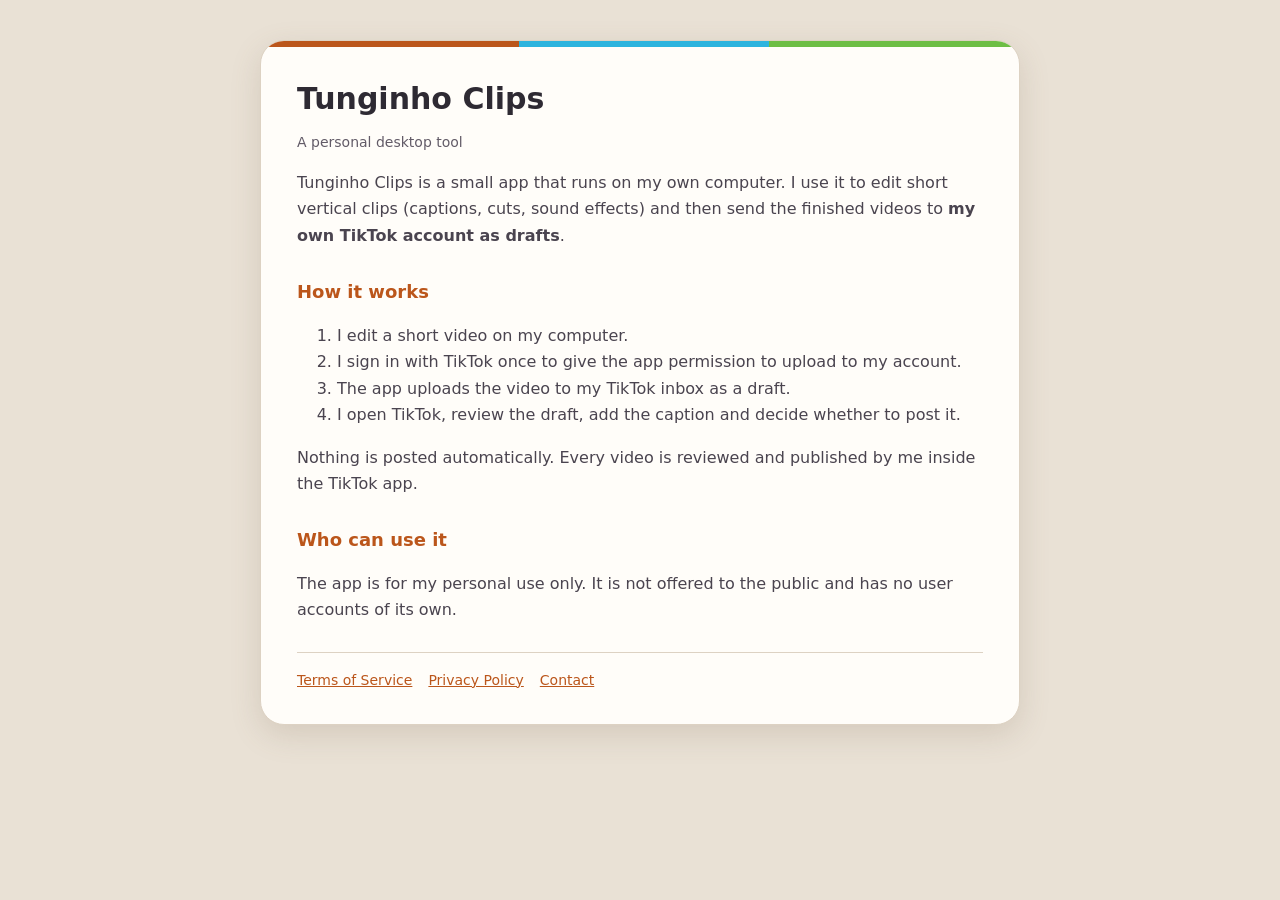
<file: index.html>
<!doctype html>
<html lang="en">
<head>
<meta charset="utf-8">
<meta name="viewport" content="width=device-width, initial-scale=1">
<title>Tunginho Clips</title>
<meta name="description" content="A personal desktop tool that sends short clips I edit to my own TikTok inbox as drafts.">
<link rel="stylesheet" href="style.css">
</head>
<body>
<main>
  <h1>Tunginho Clips</h1>
  <p class="muted">A personal desktop tool</p>
  <p>Tunginho Clips is a small app that runs on my own computer. I use it to edit short vertical clips (captions, cuts, sound effects)
     and then send the finished videos to <strong>my own TikTok account as drafts</strong>.</p>
  <h2>How it works</h2>
  <ol>
    <li>I edit a short video on my computer.</li>
    <li>I sign in with TikTok once to give the app permission to upload to my account.</li>
    <li>The app uploads the video to my TikTok inbox as a draft.</li>
    <li>I open TikTok, review the draft, add the caption and decide whether to post it.</li>
  </ol>
  <p>Nothing is posted automatically. Every video is reviewed and published by me inside the TikTok app.</p>
  <h2>Who can use it</h2>
  <p>The app is for my personal use only. It is not offered to the public and has no user accounts of its own.</p>
  <nav><a href="terms.html">Terms of Service</a><a href="privacy.html">Privacy Policy</a>
    <a href="https://github.com/GavaMotion/tunginho-clips/issues">Contact</a></nav>
</main>
</body>
</html>
</file>
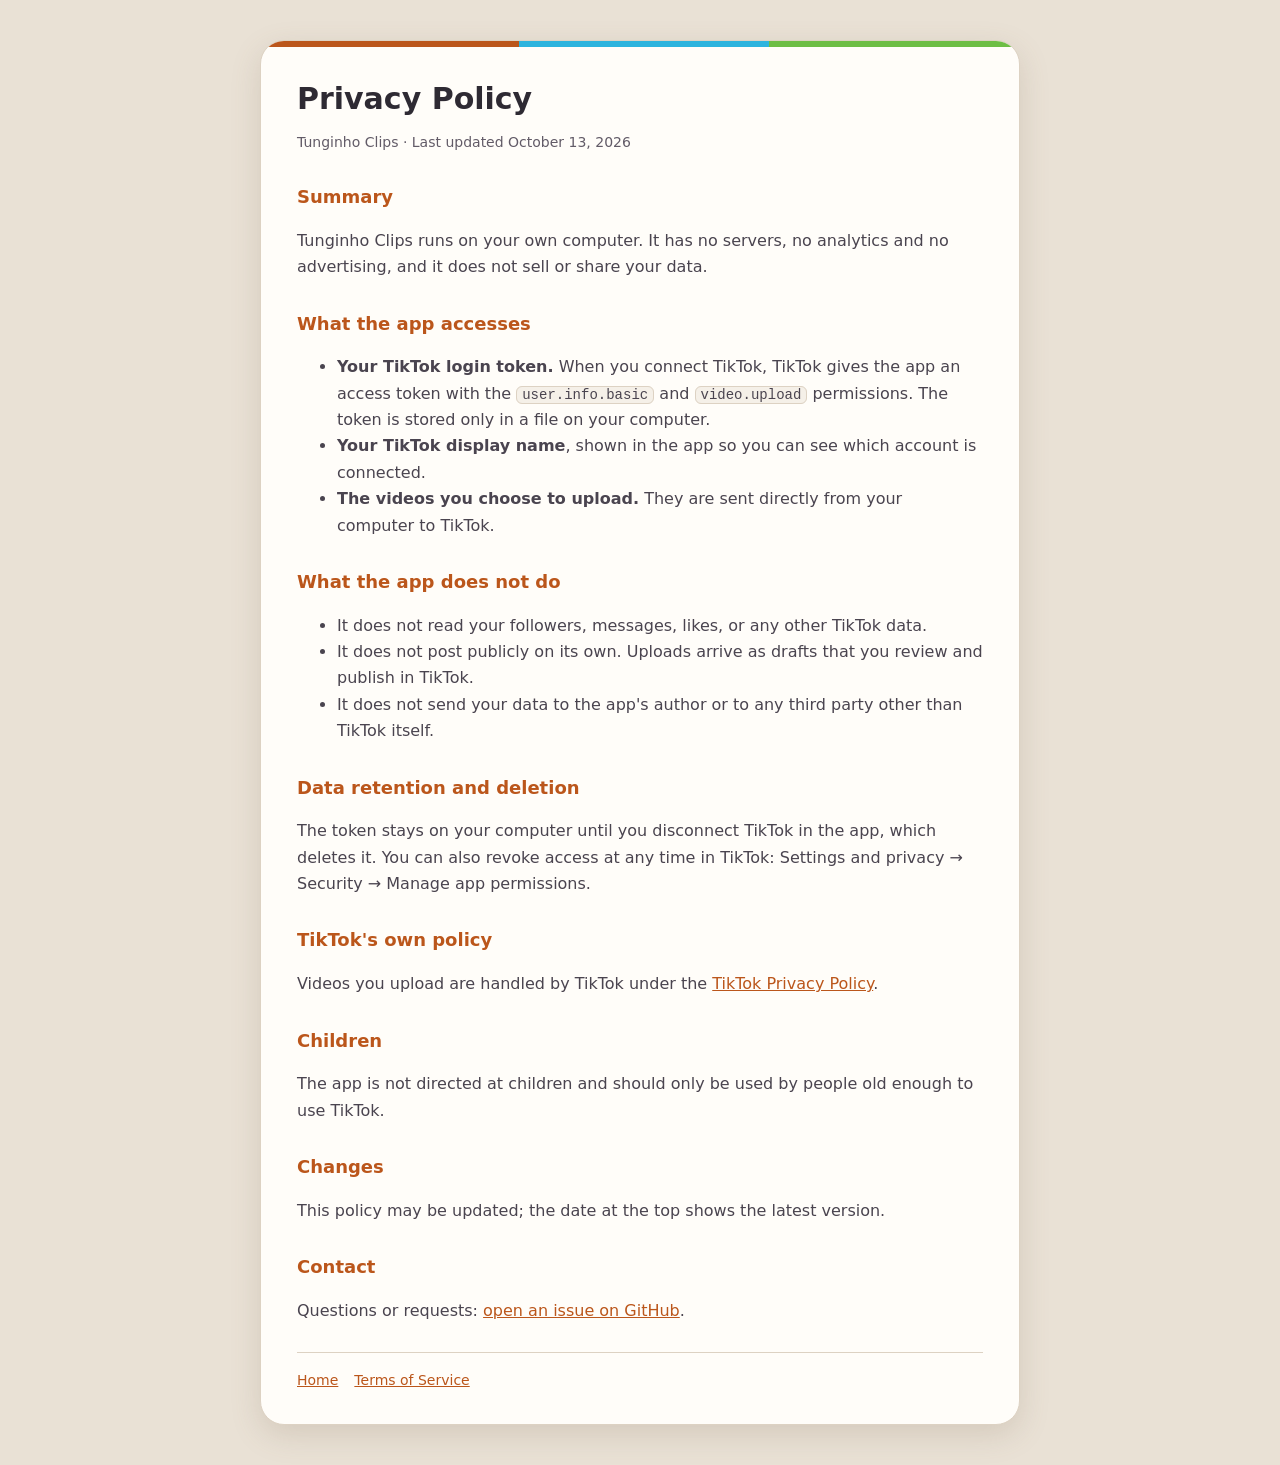
<file: privacy.html>
<!doctype html>
<html lang="en">
<head>
<meta charset="utf-8">
<meta name="viewport" content="width=device-width, initial-scale=1">
<title>Privacy Policy · Tunginho Clips</title>
<link rel="stylesheet" href="style.css">
</head>
<body>
<main>
  <h1>Privacy Policy</h1>
  <p class="muted">Tunginho Clips · Last updated October 13, 2026</p>

  <h2>Summary</h2>
  <p>Tunginho Clips runs on your own computer. It has no servers, no analytics and no advertising, and it does not sell or share your data.</p>

  <h2>What the app accesses</h2>
  <ul>
    <li><strong>Your TikTok login token.</strong> When you connect TikTok, TikTok gives the app an access token with the
        <code>user.info.basic</code> and <code>video.upload</code> permissions. The token is stored only in a file on your computer.</li>
    <li><strong>Your TikTok display name</strong>, shown in the app so you can see which account is connected.</li>
    <li><strong>The videos you choose to upload.</strong> They are sent directly from your computer to TikTok.</li>
  </ul>

  <h2>What the app does not do</h2>
  <ul>
    <li>It does not read your followers, messages, likes, or any other TikTok data.</li>
    <li>It does not post publicly on its own. Uploads arrive as drafts that you review and publish in TikTok.</li>
    <li>It does not send your data to the app's author or to any third party other than TikTok itself.</li>
  </ul>

  <h2>Data retention and deletion</h2>
  <p>The token stays on your computer until you disconnect TikTok in the app, which deletes it. You can also revoke access at any time in
     TikTok: Settings and privacy → Security → Manage app permissions.</p>

  <h2>TikTok's own policy</h2>
  <p>Videos you upload are handled by TikTok under the <a href="https://www.tiktok.com/legal/page/us/privacy-policy/en">TikTok Privacy Policy</a>.</p>

  <h2>Children</h2>
  <p>The app is not directed at children and should only be used by people old enough to use TikTok.</p>

  <h2>Changes</h2>
  <p>This policy may be updated; the date at the top shows the latest version.</p>

  <h2>Contact</h2>
  <p>Questions or requests: <a href="https://github.com/GavaMotion/tunginho-clips/issues">open an issue on GitHub</a>.</p>

  <nav><a href="index.html">Home</a><a href="terms.html">Terms of Service</a></nav>
</main>
</body>
</html>
</file>
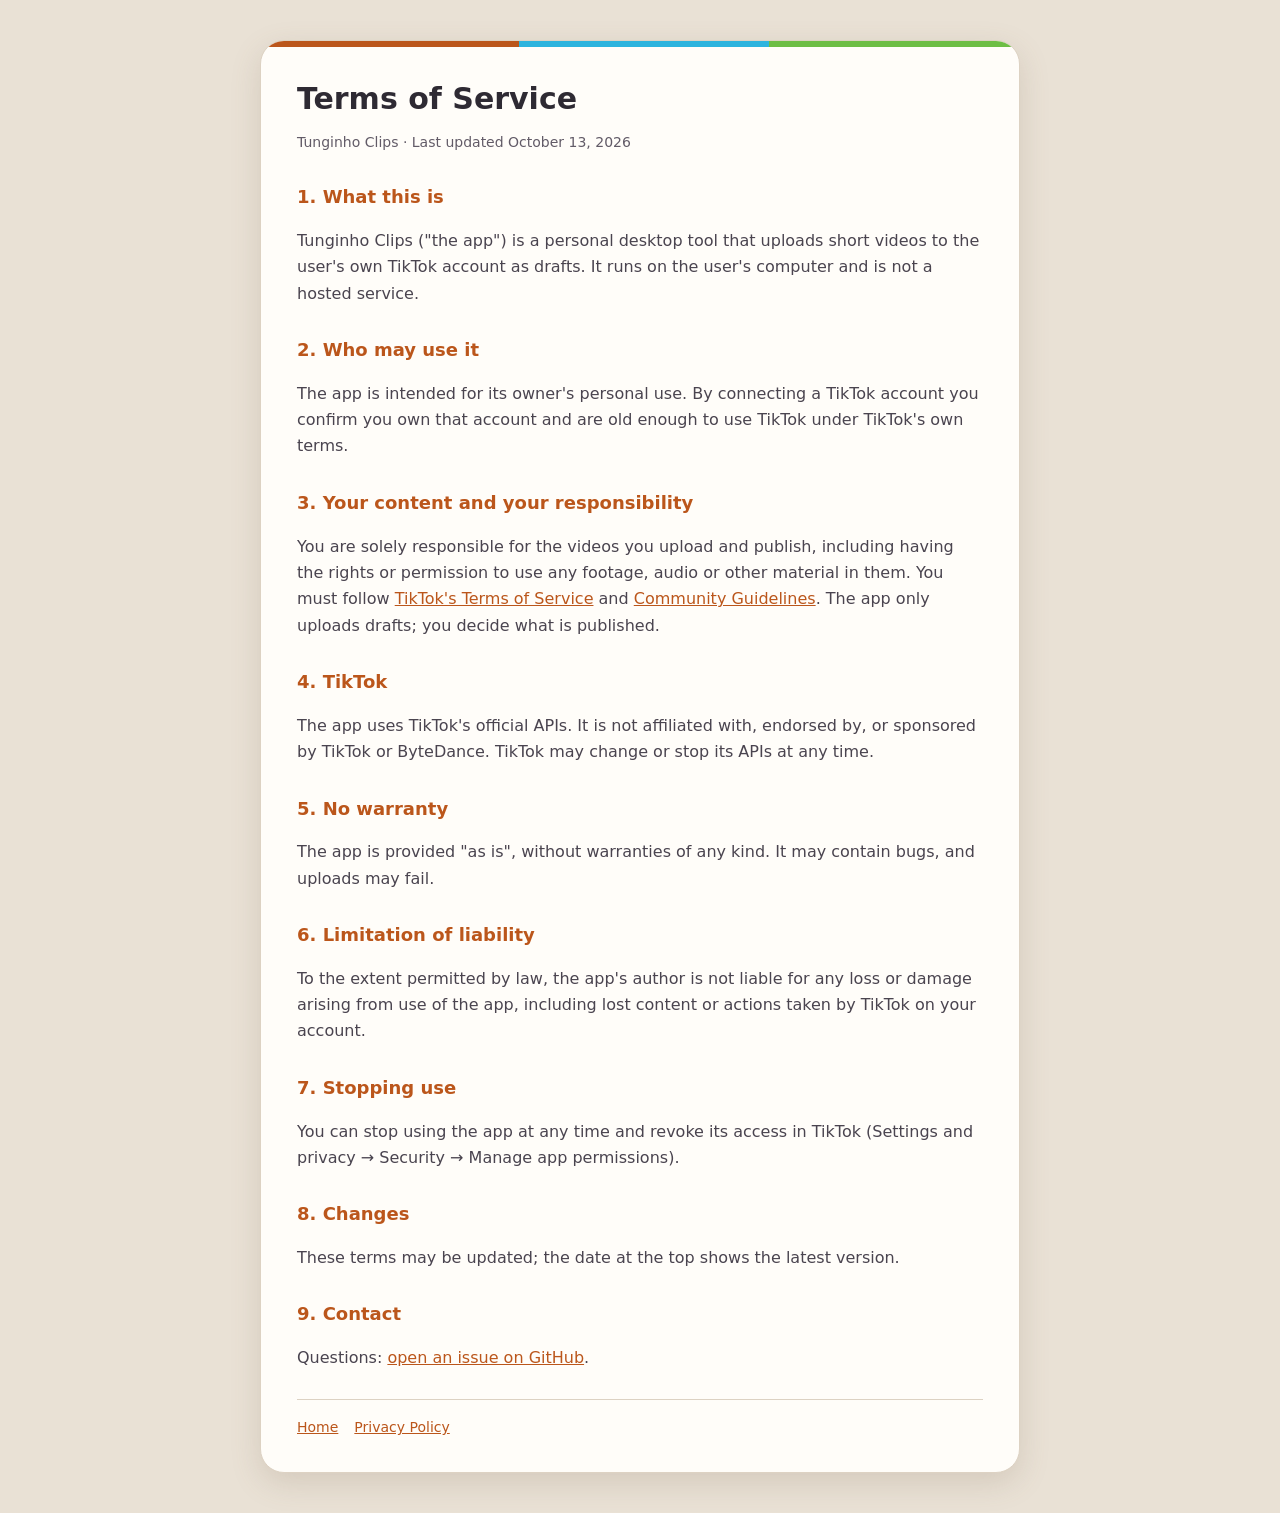
<file: terms.html>
<!doctype html>
<html lang="en">
<head>
<meta charset="utf-8">
<meta name="viewport" content="width=device-width, initial-scale=1">
<title>Terms of Service · Tunginho Clips</title>
<link rel="stylesheet" href="style.css">
</head>
<body>
<main>
  <h1>Terms of Service</h1>
  <p class="muted">Tunginho Clips · Last updated October 13, 2026</p>

  <h2>1. What this is</h2>
  <p>Tunginho Clips ("the app") is a personal desktop tool that uploads short videos to the user's own TikTok account as drafts.
     It runs on the user's computer and is not a hosted service.</p>

  <h2>2. Who may use it</h2>
  <p>The app is intended for its owner's personal use. By connecting a TikTok account you confirm you own that account
     and are old enough to use TikTok under TikTok's own terms.</p>

  <h2>3. Your content and your responsibility</h2>
  <p>You are solely responsible for the videos you upload and publish, including having the rights or permission to use any footage,
     audio or other material in them. You must follow
     <a href="https://www.tiktok.com/legal/page/us/terms-of-service/en">TikTok's Terms of Service</a> and
     <a href="https://www.tiktok.com/community-guidelines">Community Guidelines</a>.
     The app only uploads drafts; you decide what is published.</p>

  <h2>4. TikTok</h2>
  <p>The app uses TikTok's official APIs. It is not affiliated with, endorsed by, or sponsored by TikTok or ByteDance.
     TikTok may change or stop its APIs at any time.</p>

  <h2>5. No warranty</h2>
  <p>The app is provided "as is", without warranties of any kind. It may contain bugs, and uploads may fail.</p>

  <h2>6. Limitation of liability</h2>
  <p>To the extent permitted by law, the app's author is not liable for any loss or damage arising from use of the app,
     including lost content or actions taken by TikTok on your account.</p>

  <h2>7. Stopping use</h2>
  <p>You can stop using the app at any time and revoke its access in TikTok
     (Settings and privacy → Security → Manage app permissions).</p>

  <h2>8. Changes</h2>
  <p>These terms may be updated; the date at the top shows the latest version.</p>

  <h2>9. Contact</h2>
  <p>Questions: <a href="https://github.com/GavaMotion/tunginho-clips/issues">open an issue on GitHub</a>.</p>

  <nav><a href="index.html">Home</a><a href="privacy.html">Privacy Policy</a></nav>
</main>
</body>
</html>
</file>
<file: style.css>
:root { --bg:#e9e1d5; --card:#fffdf9; --line:#ddd2c3; --text:#2e2a33; --text-1:#4a444f; --lead:#bb561b; --cyan:#2db4de; --leaf:#6dbe45; }
* { box-sizing:border-box; }
body { margin:0; background:var(--bg); color:var(--text); font:16px/1.65 system-ui,'Segoe UI',Inter,sans-serif; }
main { max-width:760px; margin:40px auto; padding:32px 36px; background:var(--card); border:1px solid var(--line); border-radius:24px;
  box-shadow:0 10px 30px rgb(120 100 79 / .18); position:relative; overflow:hidden; }
main::before { content:''; position:absolute; left:0; right:0; top:0; height:6px;
  background:linear-gradient(90deg,var(--lead) 0 34%,var(--cyan) 34% 67%,var(--leaf) 67%); }
h1 { font-size:30px; line-height:1.2; margin:8px 0 6px; }
h2 { font-size:18px; margin:28px 0 6px; color:var(--lead); }
p, li { color:var(--text-1); }
a { color:var(--lead); }
code { font-size:14px; background:#f5f0e8; border:1px solid var(--line); border-radius:6px; padding:0 5px; }
.muted { color:#625b67; font-size:14px; }
nav { display:flex; gap:16px; flex-wrap:wrap; margin-top:28px; padding-top:16px; border-top:1px solid var(--line); font-size:14px; }
@media (max-width:640px) { main { margin:16px; padding:24px 20px; } }
</file>
